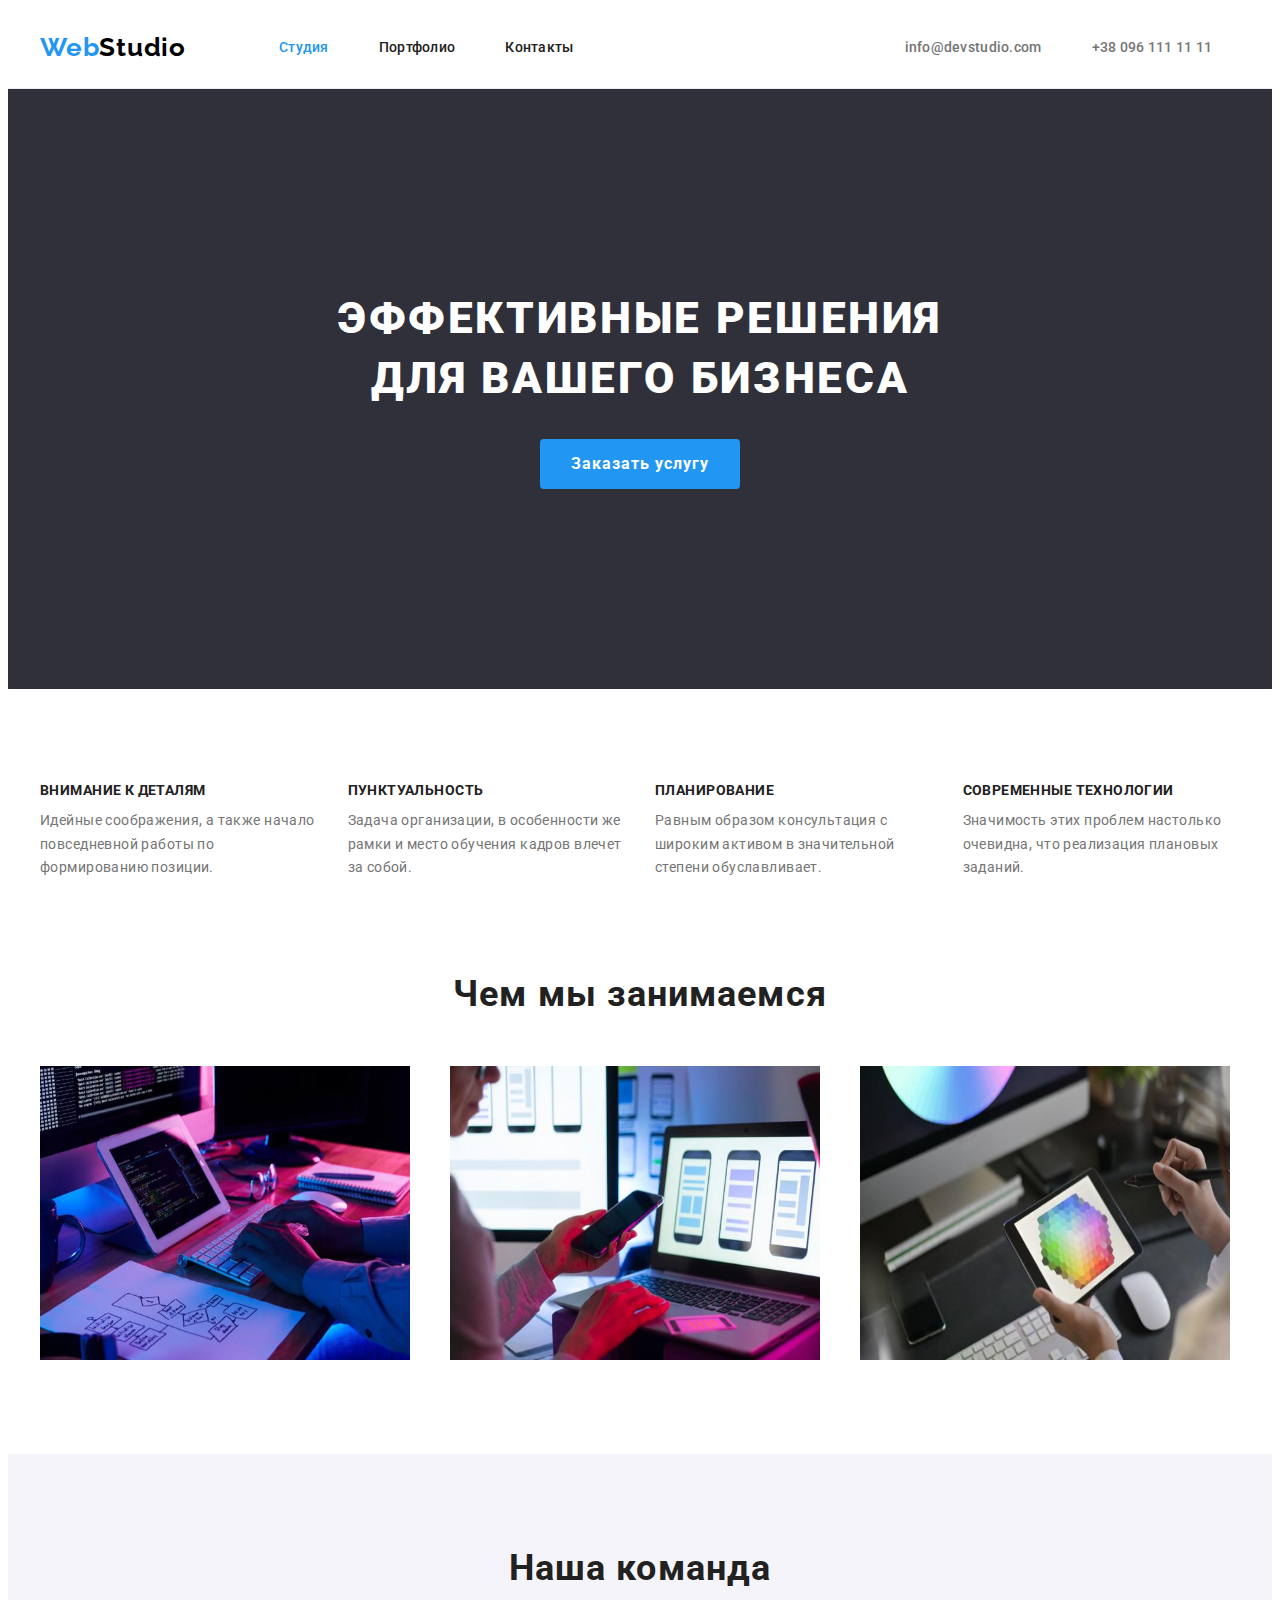
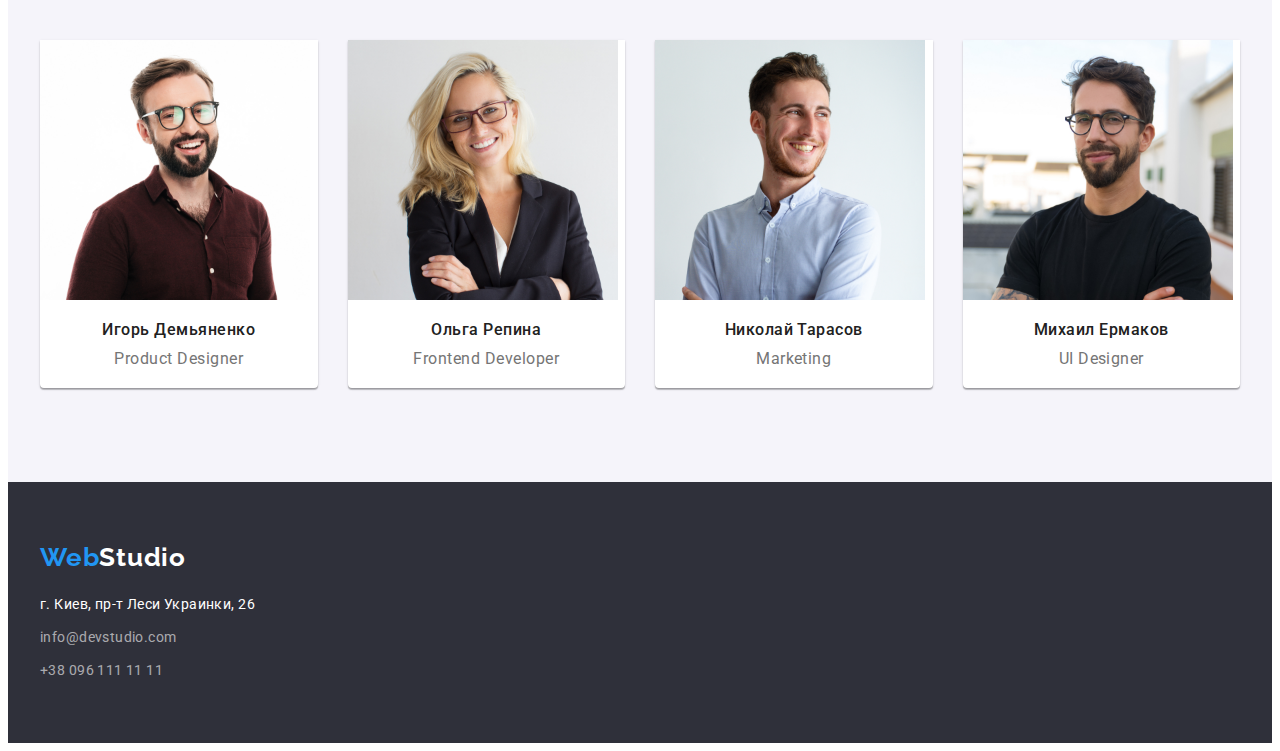
<file: index.html>
<!DOCTYPE html>
<html lang="ru">

<head>
    <meta charset="UTF-8">
    <meta http-equiv="X-UA-Compatible" content="IE=edge">
    <meta name="viewport" content="width=device-width, initial-scale=1.0">
    <title>WebStudio</title>
    <link rel="stylesheet" href="https://cdnjs.cloudflare.com/ajax/libs/modern-normalize/1.1.0/modern-normalize.min.css"
        integrity="sha512-wpPYUAdjBVSE4KJnH1VR1HeZfpl1ub8YT/NKx4PuQ5NmX2tKuGu6U/JRp5y+Y8XG2tV+wKQpNHVUX03MfMFn9Q=="
        crossorigin="anonymous" referrerpolicy="no-referrer" />
    <link rel="preconnect" href="https://fonts.gstatic.com">
    <link rel="preconnect" href="https://fonts.googleapis.com">
    <link rel="preconnect" href="https://fonts.gstatic.com" crossorigin>
    <link href="https://fonts.googleapis.com/css2?family=Raleway:wght@700&family=Roboto:wght@400;500;700;900&display=swap"
        rel="stylesheet">
    <link rel="stylesheet" href="./css/styles.css">
</head>

<body>

    <!--Шапка сайта-->
    
    <header class="header">
        <div class="container header-container">
        <nav class="nav-header" >
            <a class="logo link" href="./index.html">Web<span class="logo-dark">Studio</span></a>
            <ul class="site-nav list">
                <li class="item">
                    <a class="link current" href="./index.html">Студия</a>
                </li>
                <li class="item">
                    <a class="link" href="./portfolio.html">Портфолио</a>
                </li>
                <li class="item">
                    <a class="link" href="#">Контакты</a>
                </li>
            </ul>
        </nav>
        <ul class="header-contacts list">
            <li class="item">
                <a class="link" href="mailto:info@devstudio.com">info@devstudio.com</a>
            </li>
            <li class="item">
                <a class="link" href="tel:+380961111111">+38 096 111 11 11</a>
            </li>
        </ul>
        </div>
    </header>
    
    <main>

        <!-- Герой -->

        <section class="hero">
            <div class="container">
            <h1 class="hero-title hero-container-title">Эффективные решения для вашего бизнеса</h1>
            <button class="hero-btn hero-container-btn" type="button">Заказать услугу</button>
            </div>
        </section>

        <!-- Наши преимущества -->

        <section class="features section">
            <div class="container">
                <h2 class="features-title-head visually-hidden">Наши преимущества</h2>
            <ul class="list list-container">
                <li class="features-item">
                    <h3 class="features-title features-title-container">Внимание к деталям</h3>
                    <p class="features-text">Идейные соображения, а также начало повседневной работы по формированию позиции.</p>
                </li>
                <li class="features-item">
                    <h3 class="features-title features-title-container">Пунктуальность</h3>
                    <p class="features-text">Задача организации, в особенности же рамки и место обучения кадров влечет за собой.</p>
                </li>
                <li class="features-item">
                    <h3 class="features-title features-title-container">Планирование</h3>
                    <p class="features-text">Равным образом консультация с широким активом в значительной степени обуславливает.</p>
                </li>
                <li class="features-item">
                    <h3 class="features-title features-title-container">Современные технологии</h3>
                    <p class="features-text">Значимость этих проблем настолько очевидна, что реализация плановых заданий.</p>
                </li>
            </ul>
            </div>
        </section>

        <!--Примеры работ-->

        <section class="our-work section">
            <div class="container">
            <h2 class="our-work-title">Чем мы занимаемся</h2>
            <ul class="list list-container">
                <li class="our-work-list">
                    <img src="./images/desktop-applications.jpg" alt="Десктопные приложения" width="370" height="294">
                </li>
                <li class="our-work-list">
                    <img src="./images/mobile-application.jpg" alt="Мобильные приложения" width="370" height="294">
                </li>
                <li class="our-work-list">
                    <img src="./images/design-solutions.jpg" alt="Дизайнерские решения" width="370" height="294">
                </li>
            </ul>
            </div>
        </section>

        <!-- Our team -->

        <section class="our-team section">
            <div class="container">
            <h2 class="our-team-title">Наша команда</h2>
            <ul class="list list-container">
                <li class="our-team-item">
                    <img src="./images/product-designer.jpg" alt="Фото сотрудника Игорь Демьяненко" width="270">
                   <div class="team-card-text">
                    <h3 class="worker-title">Игорь Демьяненко</h3>
                    <p class="worker-text" lang="en">Product Designer</p>
                    </div>
                </li>
                <li class="our-team-item">
                    <img src="./images/frontend-developer.jpg" alt="Фото сотрудника Ольга Репина" width="270">
                    <div class="team-card-text">
                    <h3 class="worker-title">Ольга Репина</h3>
                    <p class="worker-text" lang="en">Frontend Developer</p>
                    </div>
                </li>
                <li class="our-team-item">
                    <img src="./images/marketing.jpg" alt="Фото сотрудника Николай Тарасов" width="270">
                    <div class="team-card-text">
                    <h3 class="worker-title pre-title">Николай Тарасов</h3>
                    <p class="worker-text" lang="en">Marketing</p>
                    </div>
                </li>
                <li class="our-team-item">
                    <img src="./images/ui-designer.jpg" alt="Фото сотрудника Михаил Ермаков" width="270">
                    <div class="team-card-text">
                    <h3 class="worker-title">Михаил Ермаков</h3>
                    <p class="worker-text" lang="en">UI Designer</p>
                    </div>
                </li>
            </ul>
            </div>
        </section>
    </main>

    <!--Футер-->

    <footer class="footer">
        <div class="container logo-container">
        <a class="logo link" href="./index.html">Web<span class="logo-light">Studio</span></a>
        <address class="addres">
            <p class="footer-addres">г. Киев, пр-т Леси Украинки, 26</p>
            <ul class="footer-contacts list">
                <li class="footer-item">
                    <a class="link" href="mailto:info@devstudio.com">info@devstudio.com</a>
                </li>
                <li>
                    <a class="link" href="tel:+380961111111">+38 096 111 11 11</a>
                </li>
            </ul>
        </address>
        </div>
    </footer>
    
</body>

</html>
</file>
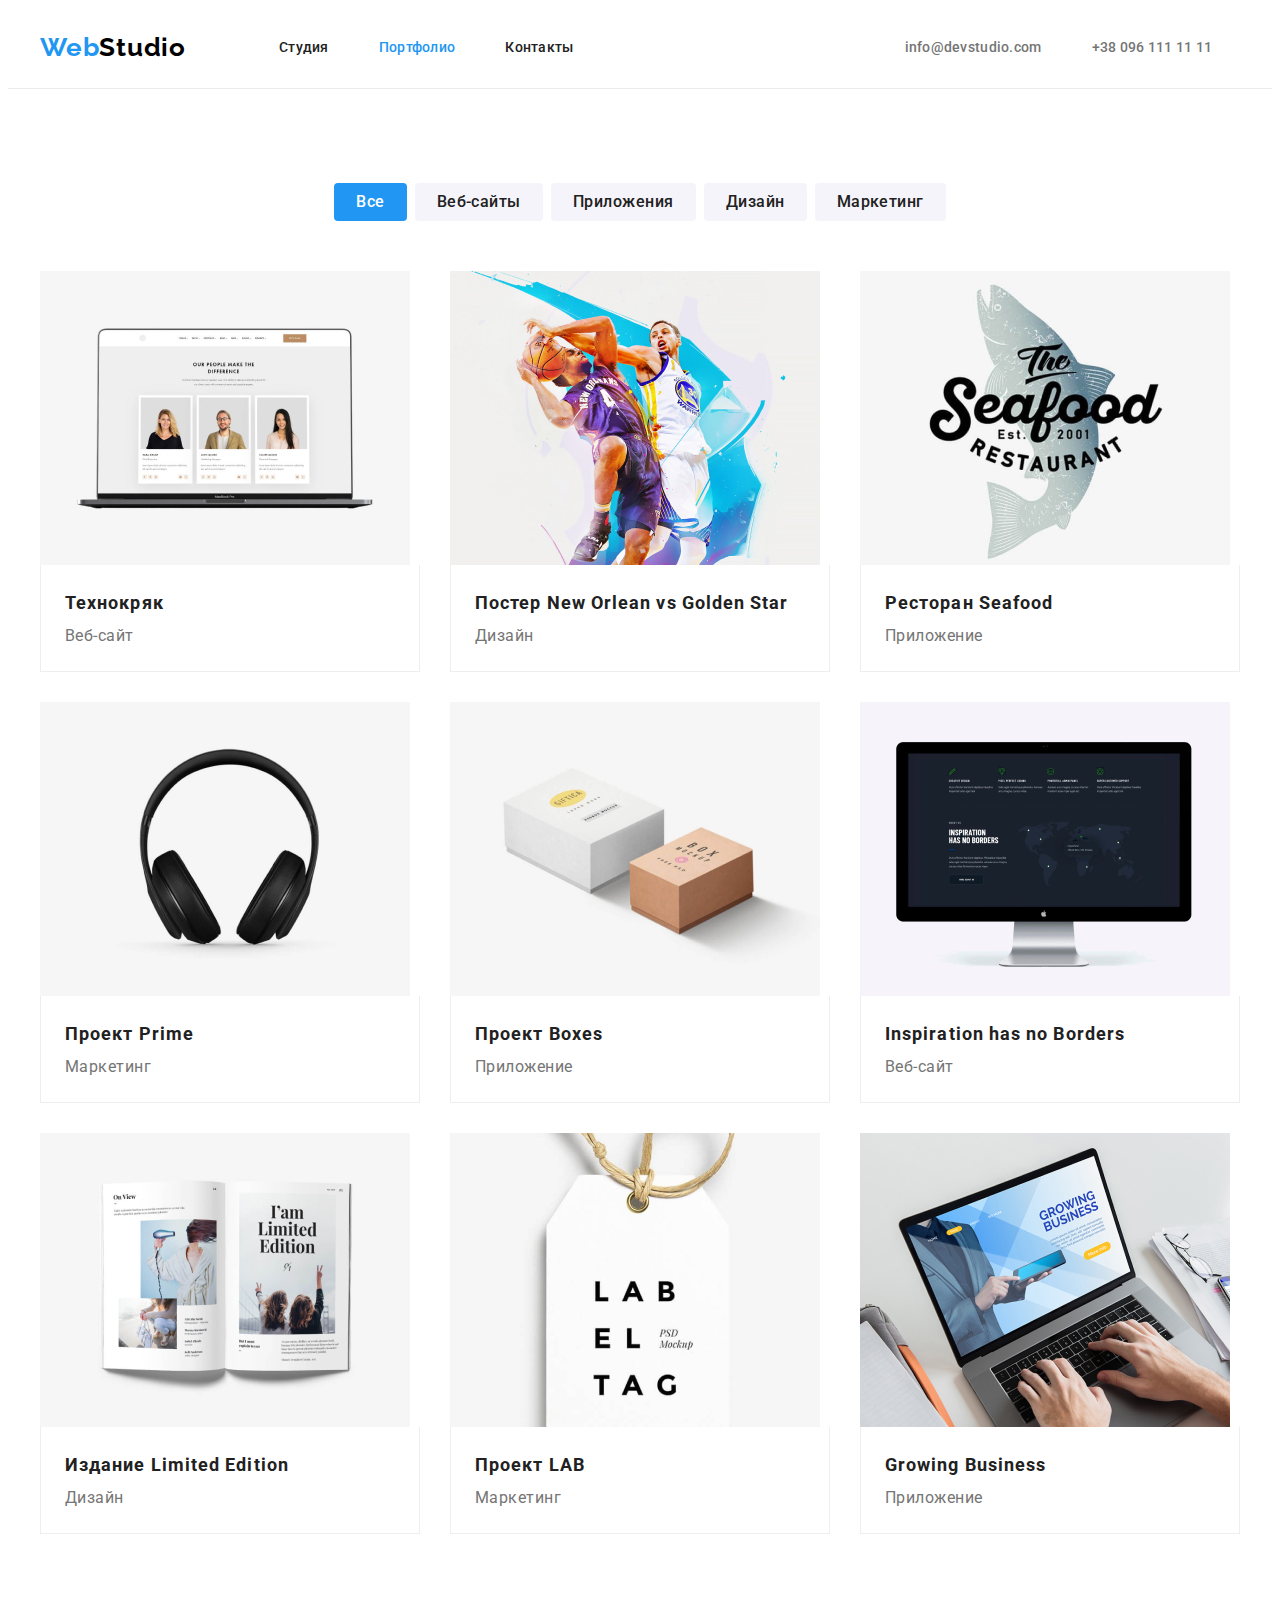
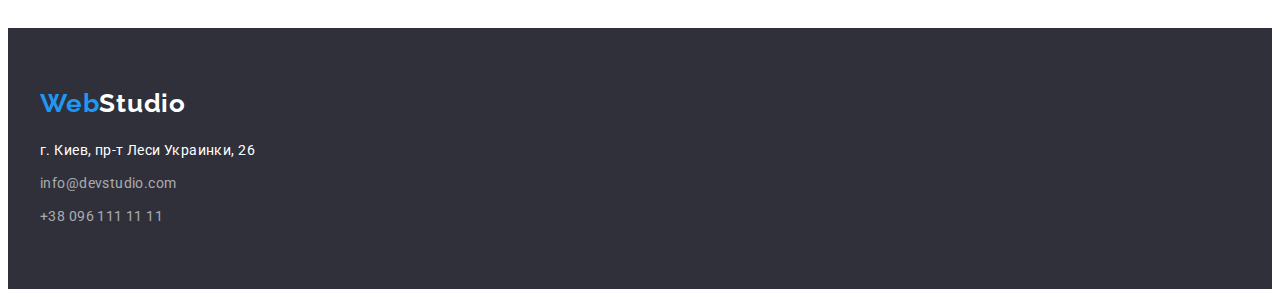
<file: portfolio.html>
<!DOCTYPE html>
<html lang="ru">
<head>
    <meta charset="UTF-8">
    <meta http-equiv="X-UA-Compatible" content="IE=edge">
    <meta name="viewport" content="width=device-width, initial-scale=1.0">
    <title>Портфолио</title>
    <link rel="stylesheet" href="https://cdnjs.cloudflare.com/ajax/libs/modern-normalize/1.1.0/modern-normalize.min.css"
        integrity="sha512-wpPYUAdjBVSE4KJnH1VR1HeZfpl1ub8YT/NKx4PuQ5NmX2tKuGu6U/JRp5y+Y8XG2tV+wKQpNHVUX03MfMFn9Q=="
        crossorigin="anonymous" referrerpolicy="no-referrer" />
    <link rel="preconnect" href="https://fonts.gstatic.com">
    <link rel="preconnect" href="https://fonts.googleapis.com">
    <link rel="preconnect" href="https://fonts.gstatic.com" crossorigin>
    <link href="https://fonts.googleapis.com/css2?family=Raleway:wght@700&family=Roboto:wght@400;500;700;900&display=swap"
        rel="stylesheet">
    <link rel="stylesheet" href="./css/styles.css">
</head>
<body>

    <!--Шапка сайта-->

    <header class="header">
        <div class="container header-container">
            <nav class="nav-header">
                <a class="logo link" href="./index.html">Web<span class="logo-dark">Studio</span></a>
                <ul class="site-nav list">
                    <li class="item">
                        <a class="link" href="./index.html">Студия</a>
                    </li>
                    <li class="item">
                        <a class="link current" href="./portfolio.html">Портфолио</a>
                    </li>
                    <li class="item">
                        <a class="link" href="#">Контакты</a>
                    </li>
                </ul>
            </nav>
            <ul class="header-contacts list">
                <li class="item">
                    <a class="link" href="mailto:info@devstudio.com">info@devstudio.com</a>
                </li>
                <li class="item">
                    <a class="link" href="tel:+380961111111">+38 096 111 11 11</a>
                </li>
            </ul>
        </div>
    </header>

    <!--Main-->

    <main>

    <!--Gallery-->

        <section class="section">
            <div class="container ">
            <h1 class="works-example visually-hidden">Примеры работ</h1>

            <!--Filter-->
    <ul class="list-btn list list-btn-container">
        <li class="filter-item">
            <button class="btn active-btn" type="button">Все</button>
        </li>
        <li class="filter-item">
            <button class="btn" type="button">Веб-сайты</button>
        </li>
        <li class="filter-item">
            <button class="btn" type="button">Приложения</button>
        </li>
        <li class="filter-item">
            <button class="btn" type="button">Дизайн</button>
        </li>
        <li class="filter-item">
            <button class="btn" type="button">Маркетинг</button>
        </li>
    </ul>
        
            <!--Example-->
            <ul class="list example-list-container">
                <li class="example-item">
                    <img src="./images/laptop.jpg" alt="Технокряк"
                    width="370">
                    <div class="border">
                    <h2 class="example-title">Технокряк</h2>
                    <p class="example-text">Веб-сайт</p>
                    </div>
                </li>
                <li class="example-item">
                    <img src="./images/poster.jpg" alt="Постер New Orlean vs Golden Star" 
                    width="370">
                    <div class="border">
                    <h2 class="example-title">Постер <span lang="en">New Orlean vs Golden Star</span></h2>
                    <p class="example-text">Дизайн</p>
                    </div>
                </li>
                <li class="example-item">
                    <img src="./images/restaurant.jpg" alt="Ресторан Seafood" 
                    width="370">
                    <div class="border">
                    <h2 class="example-title">Ресторан <span lang="en">Seafood</span></h2>
                    <p class="example-text">Приложение</p>
                    </div>
                </li>
                <li class="example-item">
                    <img src="./images/headphones.jpg" alt="Проект Prime" 
                    width="370">
                    <div class="border">
                    <h2 class="example-title">Проект <span lang="en">Prime</span></h2>
                    <p class="example-text">Маркетинг</p>
                    </div>
                </li>
                <li class="example-item">
                    <img src="./images/boxes.jpg" alt="Проект Boxes" 
                    width="370">
                    <div class="border">
                    <h2 class="example-title">Проект <span lang="en">Boxes</span></h2>
                    <p class="example-text">Приложение</p>
                    </div>
                </li>
                <li class="example-item">
                    <img src="./images/monitor.jpg" alt="Inspiration has no Borders" 
                    width="370">
                    <div class="border">
                    <h2 class="example-title" lang="en">Inspiration has no Borders</h2>
                    <p class="example-text">Веб-сайт</p>
                    </div>
                </li>
                <li class="example-item">
                    <img src="./images/book.jpg" alt="Издание Limited Edition" 
                    width="370">
                    <div class="border">
                    <h2 class="example-title">Издание <span lang="en">Limited Edition</span></h2>
                    <p class="example-text">Дизайн</p>
                    </div>
                </li>
                <li class="example-item">
                    <img src="./images/label.jpg" alt="Проект LAB" 
                    width="370">
                    <div class="border">
                    <h2 class="example-title">Проект <span lang="en">LAB</span></h2>
                    <p class="example-text">Маркетинг</p>
                    </div>
                </li>
                <li class="example-item">
                    <img src="./images/laptop-business.jpg" alt="Growing Business" 
                    width="370">
                    <div class="border">
                    <h2 class="example-title" lang="en">Growing Business</h2>
                    <p class="example-text">Приложение</p>
                    </div>
                </li>
            </ul>
            </div>
        </section>
    </main>
   
<!--Футер-->

<footer class="footer">
    <div class="container logo-container">
        <a class="logo link logo-footer-container" href="./index.html">Web<span class="logo-light">Studio</span></a>
        <address class="addres addres-container">
            <p class="footer-addres">г. Киев, пр-т Леси Украинки, 26</p>
            <ul class="footer-contacts list">
                <li class="footer-item">
                    <a class="link" href="mailto:info@devstudio.com">info@devstudio.com</a>
                </li>
                <li>
                    <a class="link" href="tel:+380961111111">+38 096 111 11 11</a>
                </li>
            </ul>
    </address>
    </div>
</footer>

</body>
</html>
</file>
<file: css/styles.css>
:root {
  --primary-text-color: #212121;
  --secondary-text-color: #757575;
  --third-text-color: rgba(255, 255, 255, 0.6);
  --accent-color: #2196f3;
  --primary-white-color: #ffffff;
  --logo-color-dark: #000000;
}

p,
h1,
h2,
h3,
h4,
h5,
h6 {
  margin: 0;
}

ul {
  margin: 0;
  padding: 0;
}

img {
  display: block;
  max-width: 100%;
}

body {
  font-family: Roboto, Raleway, sans-serif;
  color: var(--primary-text-color);
  background-color: var(--primary-white-color);
}

.container {
  width: 1200px;
  padding-left: 15px;
  padding-right: 15px;
  margin: 0 auto;
}

.visually-hidden {
  position: absolute;
  white-space: nowrap;
  width: 1px;
  height: 1px;
  overflow: hidden;
  border: 0;
  padding: 0;
  clip: rect(0 0 0 0);
  clip-path: inset(50%);
  margin: -1px;
}

.section {
  padding-top: 94px;
  padding-bottom: 94px;
}

.link {
  text-decoration: none;
  display: block;
}

.list {
  list-style: none;
}

.logo-dark {
  color: var(--logo-color-dark);
}

.logo-light {
  color: var(--primary-white-color);
}

/*---------------logo---------------*/

.logo {
  font-family: Raleway, sans-serif;
  color: var(--accent-color);
  font-weight: bold;
  font-size: 26px;
  line-height: 1.19;
  letter-spacing: 0.03em;

  margin-right: 93px;
  padding-top: 24px;
  padding-bottom: 25px;
}

/*---------------site-nav---------------*/

.header {
  border-bottom: 1px solid #ececec;
}

.nav-header {
  display: flex;
  align-items: center;
  margin-right: 331px;
}

.header-container {
  display: flex;
  align-items: center;
}

.site-nav {
  display: flex;
}

.site-nav .item:not(:last-child) {
  margin-right: 50px;
}

.site-nav .link {
  color: var(--primary-text-color);
  font-weight: 500;
  font-size: 14px;
  line-height: 1.14;
  letter-spacing: 0.02em;

  padding-top: 32px;
  padding-bottom: 32px;
}

.site-nav .link:hover,
.site-nav .link:focus,
.site-nav .link.current,
.header-contacts .link:hover,
.header-contacts .link:focus,
.footer-contacts .link:hover,
.footer-contacts .link:focus {
  color: var(--accent-color);
}

/*---------------header-contacts---------------*/

.header-contacts {
  display: flex;
  align-items: center;
}

.header-contacts .item:not(:last-child) {
  margin-right: 50px;
}

.header-contacts .link {
  color: var(--secondary-text-color);
  font-weight: 500;
  font-size: 14px;
  line-height: 1.14;
  letter-spacing: 0.02em;

  padding-top: 32px;
  padding-bottom: 32px;
}

/*---------------hero---------------*/

.hero {
  background-color: #2f303a;
  padding-bottom: 200px;
  padding-top: 200px;
}

.hero-title {
  color: var(--primary-white-color);
  font-weight: 900;
  font-size: 44px;
  line-height: 1.36;
  text-align: center;
  letter-spacing: 0.06em;
  text-transform: uppercase;
}

.hero-container-title {
  width: 696px;
  margin-left: auto;
  margin-right: auto;
  margin-bottom: 30px;
}

.hero-container-btn {
  display: block;
  margin: 0 auto;
}

.hero-btn {
  font-family: Roboto, sans-serif;
  color: var(--primary-white-color);
  background-color: var(--accent-color);
  border: none;
  cursor: pointer;
  font-weight: bold;
  display: block;
  font-size: 16px;
  line-height: 1.87;
  align-items: center;
  text-align: center;
  letter-spacing: 0.06em;
  border-radius: 4px;
  width: 200px;
  height: 50px;
}

/*---------------features---------------*/

.list-container {
  display: flex;
  flex-wrap: wrap;
  margin-right: -30px;
  margin-bottom: -30px;
}

.features-item {
  flex-basis: calc(100% / 4 - 30px);
  margin-right: 30px;
  margin-bottom: 30px;
}

.features-title-container {
  margin-bottom: 10px;
}

.features-title {
  color: var(--primary-text-color);
  font-weight: 700;
  font-size: 14px;
  line-height: 1.14;
  letter-spacing: 0.03em;
  text-transform: uppercase;
}

.features-text {
  color: var(--secondary-text-color);
  font-size: 14px;
  line-height: 1.71;
  letter-spacing: 0.03em;
}

/*---------------our-work---------------*/
.our-work {
  padding-top: 0px;
}

.our-work-list {
  flex-basis: calc(100% / 3 - 30px);
  margin-right: 30px;
  margin-bottom: 30px;
}

.our-work-title,
.our-team-title {
  color: var(--primary-text-color);
  font-weight: 700;
  font-size: 36px;
  line-height: 1.16;
  text-align: center;
  letter-spacing: 0.03em;

  margin-bottom: 50px;
}

/*---------------our-team---------------*/

.our-team {
  background-color: #f5f4fa;
}

.our-team-item {
  flex-basis: calc(100% / 4 - 30px);
  margin-right: 30px;
  margin-bottom: 30px;

  background: #ffffff;

  box-shadow: 0px 1px 3px rgba(0, 0, 0, 0.12), 0px 1px 1px rgba(0, 0, 0, 0.14),
    0px 2px 1px rgba(0, 0, 0, 0.2);
  border-radius: 0px 0px 4px 4px;
}

.team-card-text {
  padding: 20px 30px;
  text-align: center;
}

.worker-title {
  color: var(--primary-text-color);
  font-weight: 500;
  font-size: 16px;
  line-height: 1.19;
  letter-spacing: 0.03em;
  text-align: center;

  margin-bottom: 10px;
}

.worker-text {
  color: var(--secondary-text-color);
  font-size: 16px;
  line-height: 1.19;
  letter-spacing: 0.03em;
  text-align: center;
}

/*---------------footer---------------*/

.logo-container > .logo {
  padding-top: 0px;
  padding-bottom: 0px;
  margin-bottom: 20px;
}

.logo-container {
  display: block;
}

.footer-item {
  margin-bottom: 9px;
}

.footer {
  background-color: #2f303a;
  padding-top: 60px;
  padding-bottom: 60px;
}

.addres {
  font-style: inherit;
}

.footer-addres {
  color: var(--primary-white-color);
  font-size: 14px;
  line-height: 1.71;
  letter-spacing: 0.03em;

  margin-bottom: 9px;
}

.footer-contacts .link {
  color: var(--third-text-color);
  font-size: 14px;
  line-height: 1.71;
  letter-spacing: 0.03em;
}

/*---------------portfolio-btn---------------*/

.list-btn-container {
  display: flex;
  margin-bottom: 50px;
  justify-content: center;
}

.list-btn .filter-item:not(:last-child) {
  margin-right: 8px;
}

.btn {
  font-family: Roboto, sans-serif;
  background-color: #f5f4fa;
  color: var(--primary-text-color);
  cursor: pointer;
  border: none;
  font-weight: 500;
  font-size: 16px;
  line-height: 1.62;
  text-align: center;
  letter-spacing: 0.03em;
  border-radius: 4px;
  padding: 6px 22px;
}

.btn:hover,
.btn:focus,
.list-btn .btn.active-btn {
  color: var(--primary-white-color);
  background-color: var(--accent-color);
}

/*---------------portfolio-example---------------*/

.example-list-container {
  display: flex;
  flex-wrap: wrap;
  margin-right: -30px;
  margin-bottom: -30px;
}

.example-item {
  flex-basis: calc(100% / 3 - 30px);
  margin-right: 30px;
  margin-bottom: 30px;
}

.border {
  background: #ffffff;
  box-sizing: border-box;
  border-left: 1px solid #eeeeee;
  border-bottom: 1px solid #eeeeee;
  border-right: 1px solid #eeeeee;
  padding: 20px 24px;
}

.example-title {
  color: var(--primary-text-color);
  font-weight: bold;
  font-size: 18px;
  line-height: 2;
  letter-spacing: 0.06em;
}

.example-text {
  color: var(--secondary-text-color);
  font-size: 16px;
  line-height: 1.88;
  letter-spacing: 0.03em;
}
</file>
